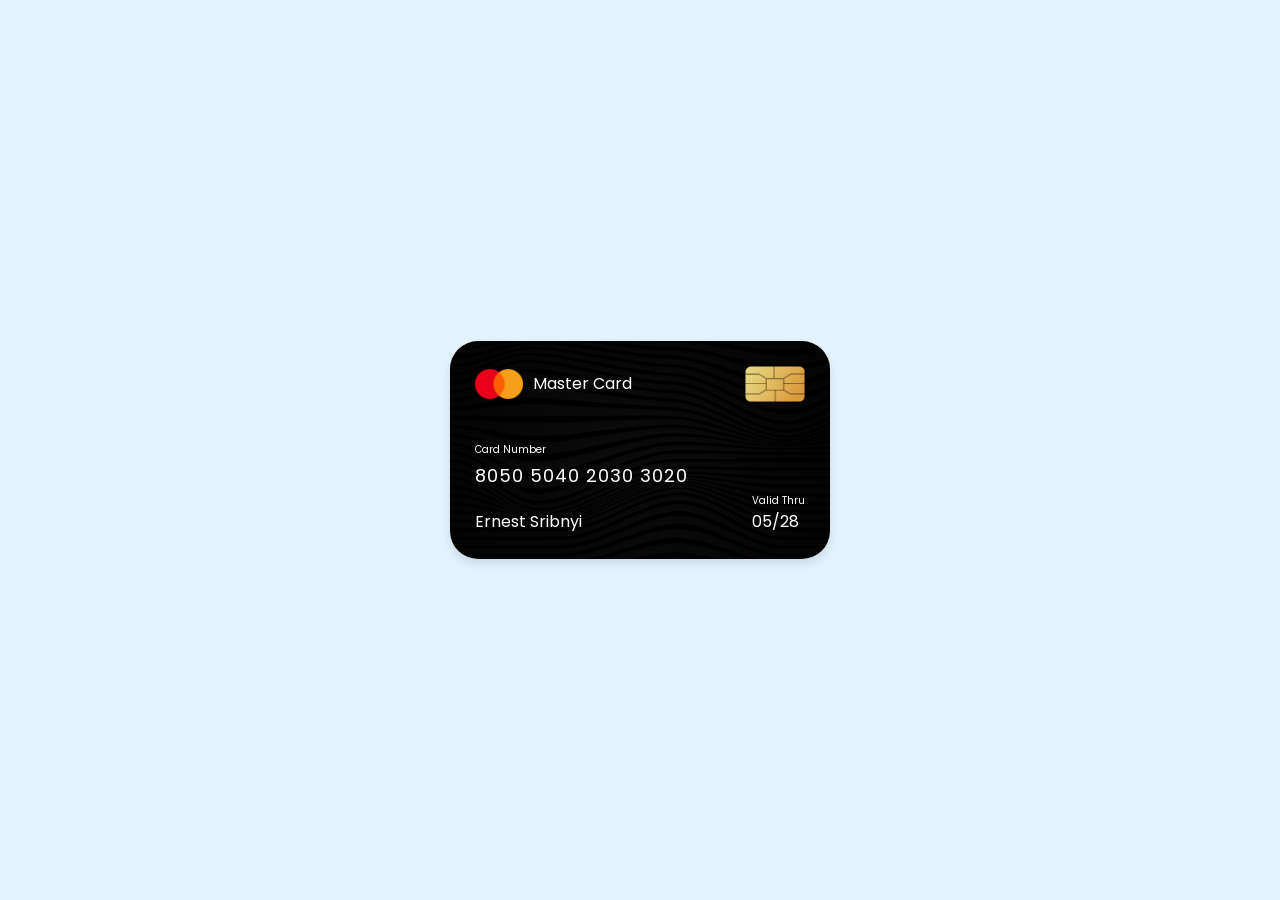
<file: public/Credit_card_design/credit.html>
<!DOCTYPE html>
<html lang="en">
  <head>
    <meta charset="UTF-8" />
    <meta name="viewport" content="width=device-width, initial-scale=1.0" />
    <title>Credit Card Design</title>
    <link rel="stylesheet" href="style.css" />
  </head>
  <body>
    <div class="container">
      <header>
        <span class="logo">
          <img src="images/logo.png" alt="Master Card logo" />
          <h5>Master Card</h5>
        </span>

        <img src="images/chip.png" alt="image of a chip" class="chip" />
      </header>

      <div class="card-details">
        <div class="name-number">
          <h6>Card Number</h6>
          <h5 class="number">8050 5040 2030 3020</h5>
          <h5 class="name">Ernest Sribnyi</h5>
        </div>
        <div class="valid-date">
          <h6>Valid Thru</h6>
          <h5>05/28</h5>
        </div>
      </div>
    </div>
  </body>
</html>
</file>
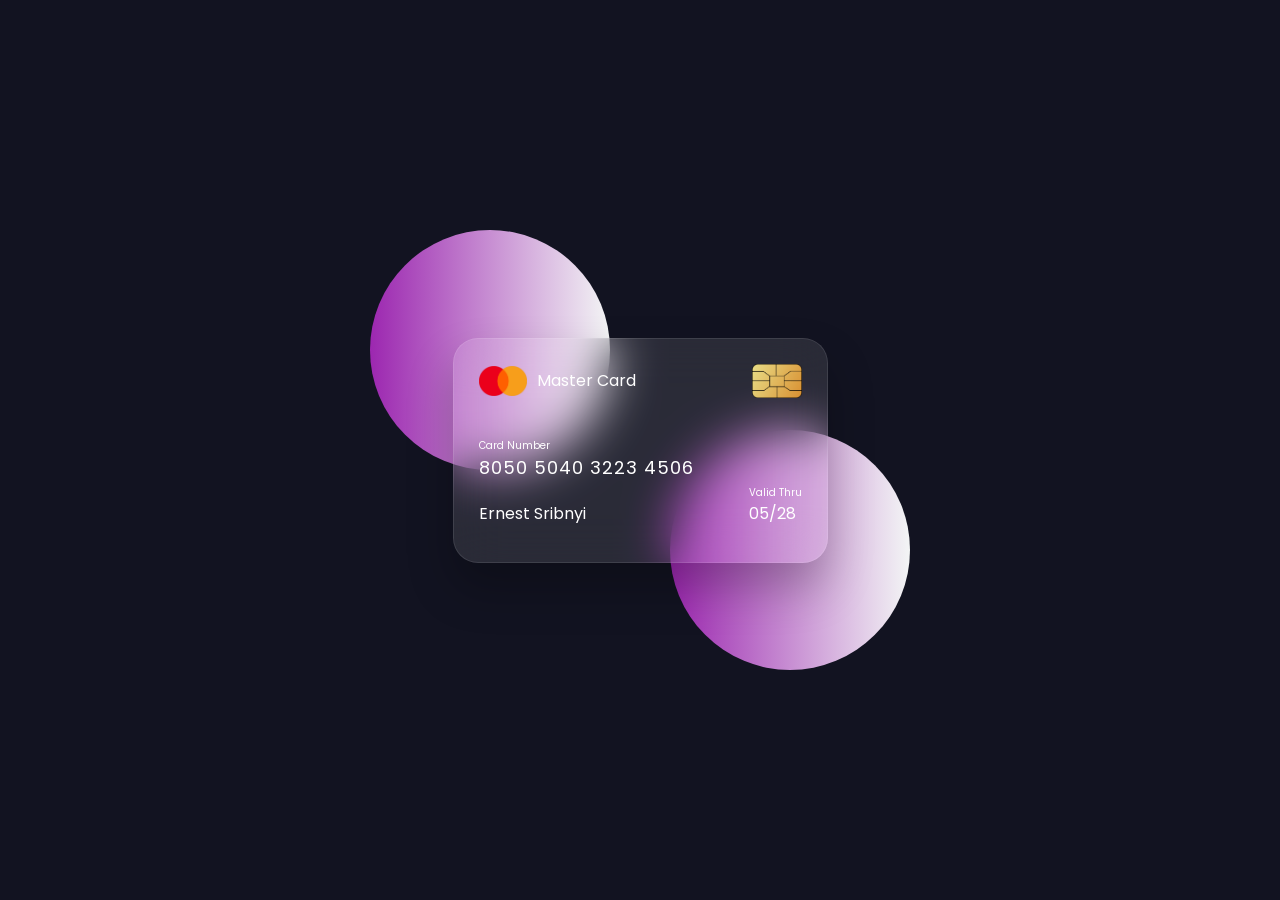
<file: public/Credit_hover/credit-hover.html>
<!DOCTYPE html>
<html lang="en">
  <head>
    <meta charset="UTF-8" />
    <meta name="viewport" content="width=device-width, initial-scale=1.0" />
    <title>Flipping Card</title>
    <link rel="stylesheet" href="style.css" />
  </head>
  <body>
    <section>
      <div class="container">
        <div class="card front-face">
          <header>
            <span class="logo">
              <img src="images/logo.png" alt="logo" />
              <h5>Master Card</h5>
            </span>
            <img src="images/chip.png" alt="" class="chip" />
          </header>

          <div class="card-details">
            <div class="name-number">
              <h6>Card Number</h6>
              <h5 class="number">8050 5040 3223 4506</h5>
              <h5 class="name">Ernest Sribnyi</h5>
            </div>

            <div class="valid-date">
              <h6>Valid Thru</h6>
              <h5>05/28</h5>
            </div>
          </div>
        </div>

        <div class="card back-face">
          <h6>
            For costumer service call +977 4343 3433 or email at
            mastercard@gmail.com
          </h6>
          <span class="magnetic-strip"></span>
          <div class="signature"><i>005</i></div>
          <h5>
            Lorem ipsum dolor sit, amet consectetur adipisicing elit. Cum quae
            enim neque, fugit dolorem placeat vel quidem quis sequi beatae
            perspiciatis eligendi a id ducimus expedita dolor quaerat quas
            voluptas!
          </h5>
        </div>
      </div>
    </section>
  </body>
</html>
</file>
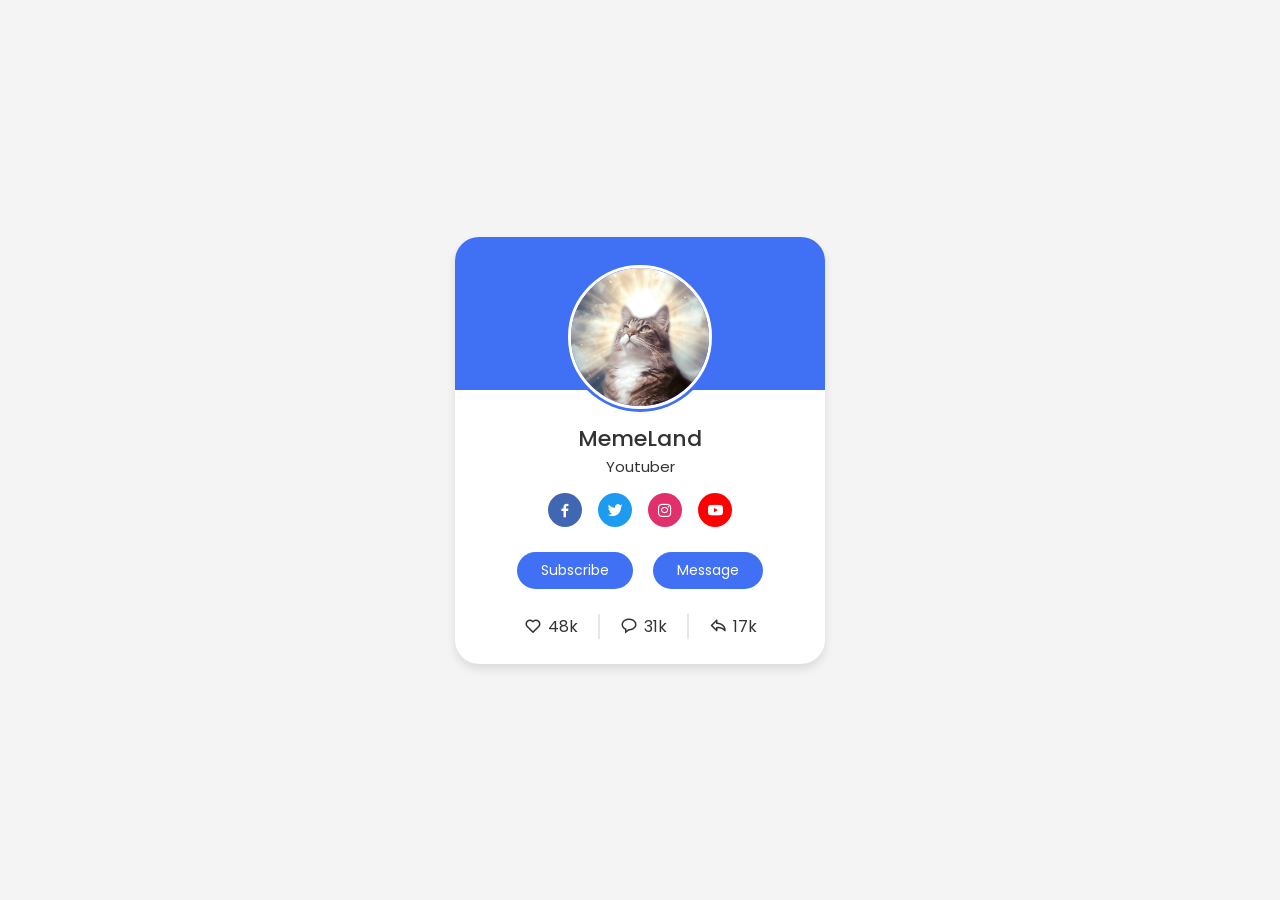
<file: public/Profile_Card/card.html>
<!DOCTYPE html>
<html lang="en">
  <head>
    <meta charset="UTF-8" />
    <meta http-equiv="X-UA-Compatible" content="IE=edge" />
    <meta name="viewport" content="width=device-width, initial-scale=1.0" />
    <title>Profile Card UI Design</title>
    <link rel="stylesheet" href="style.css" />
    <link
      href="https://unpkg.com/boxicons@2.1.4/css/boxicons.min.css"
      rel="stylesheet"
    />
  </head>
  <body>
    <div class="profile-card">
      <div class="image">
        <img src="cat-halo.png" alt="image of a cat" class="profile-img" />
      </div>

      <div class="text-data">
        <span class="name">MemeLand</span>
        <span class="job">Youtuber</span>
      </div>

      <div class="media-buttons">
        <a href="#" style="background: #4267b2" class="link">
          <i class="bx bxl-facebook"></i>
        </a>
        <a href="#" style="background: #1d9bf0" class="link">
          <i class="bx bxl-twitter"></i>
        </a>
        <a href="#" style="background: #e1306c" class="link">
          <i class="bx bxl-instagram"></i>
        </a>
        <a href="#" style="background: #ff0000" class="link">
          <i class="bx bxl-youtube"></i>
        </a>
      </div>

      <div class="buttons">
        <button class="button">Subscribe</button>
        <button class="button">Message</button>
      </div>

      <div class="analytics">
        <div class="data">
          <i class="bx bx-heart"></i>
          <span class="number">48k</span>
        </div>
        <div class="data">
          <i class="bx bx-message-rounded"></i>
          <span class="number">31k</span>
        </div>
        <div class="data">
          <i class="bx bx-share"></i>
          <span class="number">17k</span>
        </div>
      </div>
    </div>
  </body>
</html>
</file>
<file: public/Credit_card_design/style.css>
@import url('https://fonts.googleapis.com/css2?family=Poppins:wght@300;400;500;600&display=swap');

* {
    margin: 0;
    padding: 0;
    box-sizing: border-box;
    font-family: "Poppins", sans-serif;
}

body {
    min-height: 100vh;
    display: flex;
    align-items: center;
    justify-content: center;
    background: #e3f2fd;
}

.container {
    position: relative;
    background-image: url(images/bg.png);
    background-size: cover;
    padding: 25px;
    border-radius: 28px;
    max-width: 380px;
    width: 100%;
    box-shadow: 0 5px 10px rgba(0, 0, 0, 0.1);
}

header, .logo {
    display: flex;
    align-items: center;
    justify-content: space-between;
}

.logo img {
    width: 48px;
    margin-right: 10px;
}

h5 {
    font-size: 16px;
    font-weight: 400;
    color: #fff;
}

h5.number {
    margin-top: 4px;
    font-size: 18px;
    letter-spacing: 1px;
}

h5.name {
    margin-top: 20px;
}

h6 {
    color: #fff;
    font-size: 10px;
    font-weight: 400;
}

header .chip {
    width: 60px;
}

.container .card-details {
    margin-top: 40px;
    display: flex;
    justify-content: space-between;
    align-items: flex-end;
}
</file>
<file: public/Credit_hover/style.css>
@import url('https://fonts.googleapis.com/css2?family=Poppins:wght@300;400;500;600&display=swap');

* {
    margin: 0;
    padding: 0;
    box-sizing: border-box;
    font-family: 'Poppins', sans-serif;
}

section {
    position: relative;
    min-height: 100vh;
    width: 100%;
    background: #121321;
    display: flex;
    align-items: center;
    justify-content: center;
    color: #fff;
    perspective: 1000px;
}

section::before {
    content: "";
    position: absolute;
    height: 240px;
    width: 240px;
    border-radius: 50%;
    transform: translate(-150px, -100px);
    background: linear-gradient(90deg, #9c27b0, #f3f5f5);
}

section::after {
    content: "";
    position: absolute;
    height: 240px;
    width: 240px;
    border-radius: 50%;
    transform: translate(150px, 100px);
    background: linear-gradient(90deg, #9c27b0, #f3f5f5);
}

.container {
    position: relative;
    height: 225px;
    width: 375px;
    z-index: 100;
    transition: 0.6s;
    transform-style: preserve-3d;
}

.container:hover {
    transform: rotateY(180deg);
}

.container .card {
    position: absolute;
    height: 100%;
    width: 100%;
    padding: 25px;
    border-radius: 25px;
    backdrop-filter: blur(25px);
    background: rgba(255, 255, 255, 0.1);
    box-shadow: 0 25px 45px rgba(0, 0, 0, 0.25);
    border: 1px solid rgba(255, 255, 255, 0.1);
    backface-visibility: hidden;
}



.front-face .logo img {
    width: 48px;
    margin-right: 10px;
}

h5 {
    font-size: 16px;
    font-weight: 400;
}

.front-face .chip {
    width: 50px;
}

.front-face header,
.front-face .logo {
    display: flex;
    align-items: center;
}

.front-face header {
    justify-content: space-between;
}

.front-face .card-details {
    display: flex;
    margin-top: 40px;
    align-items: flex-end;
    justify-content: space-between;
}

h6 {
    font-size: 10px;
    font-weight: 400;
}

h5.number {
    font-size: 18px;
    letter-spacing: 1px;
}

h5.name {
    margin-top: 20px;
}

.card.back-face {
    border: none;
    padding: 15px 25px 25px 25px;
    transform: rotateY(180deg);
}

.card.back-face h6 {
    font-size: 8px;
}

.card.back-face .magnetic-strip {
    position: absolute;
    top: 40px;
    left: 0;
    height: 45px;
    width: 100%;
    background: #000;
}

.card.back-face .signature {
    display: flex;
    align-items: center;
    justify-content: flex-end;
    margin-top: 80px;
    height: 40px;
    width: 85%;
    border-radius: 6px;
    background: repeating-linear-gradient(#fff, #fff 3px, #efefef 0px, #efefef 9px);
}

.signature i {
    color: #000;
    font-size: 12px;
    padding: 4px 6px;
    border-radius: 4px;
    background-color: #fff;
    margin-right: -30px;
    z-index: -1;
}

.card.back-face h5 {
    font-size: 8px;
    margin-top: 15px;
}
</file>
<file: public/Profile_Card/style.css>
@import url('https://fonts.googleapis.com/css2?family=Poppins:wght@300;400;500;600&display=swap');

* {
    margin: 0;
    padding: 0;
    box-sizing: border-box;
    font-family: 'Poppins', sans-serif;
}

body {
    height: 100vh;
    display: flex;
    align-items: center;
    justify-content: center;
    background-color: #f4f4f4;
}

.profile-card {
    display: flex;
    flex-direction: column;
    align-items: center;
    max-width: 370px;
    width: 100%;
    background: #fff;
    border-radius: 24px;
    padding: 25px;
    box-shadow: 0 5px 10px rgba(0, 0, 0, 0.1);
    position: relative;
}

.profile-card::before{
    content: '';
    position: absolute;
    top: 0;
    left: 0;
    height: 36%;
    width: 100%;
    border-radius: 24px 24px 0 0;
    background-color: #4070f4;
}

.image {
    position: relative;
    height: 150px;
    width: 150px;
    border-radius: 50%;
    background-color: #4070f4;
    padding: 3px;
    margin-bottom: 10px;
}

.image .profile-img {
    height: 100%;
    width: 100%;
    object-fit: cover;
    border-radius: 50%;
    border: 3px solid #fff;
}

.profile-card .text-data {
    display: flex;
    flex-direction: column;
    align-items: center;
    color: #333;
}

.text-data .name {
    font-size: 22px;
    font-weight: 500;
}

.text-data .job {
    font-size: 15px;
    font-weight: 400;
}

.profile-card .media-buttons {
    display: flex;
    align-items: center;
    margin-top: 15px;
}

.media-buttons .link {
    height: 34px;
    width: 34px;
    border-radius: 50%;
    display: flex;
    align-items: center;
    justify-content: center;
    color: #fff;
    font-size: 18px;
    margin: 0 8px;
    background-color: #4070f4;
    text-decoration: none;
}

.profile-card .buttons {
    display: flex;
    align-items: center;
    margin-top: 25px;
}

.buttons .button {
    color: #fff;
    font-size: 14px;
    font-weight: 400;
    border: none;
    border-radius: 24px;
    padding: 8px 24px;
    margin: 0 10px;
    background-color: #4070f4;
    cursor: pointer;
    transition: all 0.3s ease;
}

.buttons .button:hover {
    background-color: #0e4bf1;
}

.profile-card .analytics {
    display: flex;
    align-items: center;
    margin-top: 25px;
}

.analytics .data {
    display: flex;
    align-items: center;
    color: #333;
    padding: 0 20px;
    border-right: 2px solid #e7e7e7;
}

.data:last-child {
    border-right: none;
}

.data i {
    font-size: 18px;
    margin-right: 6px;
}
</file>
